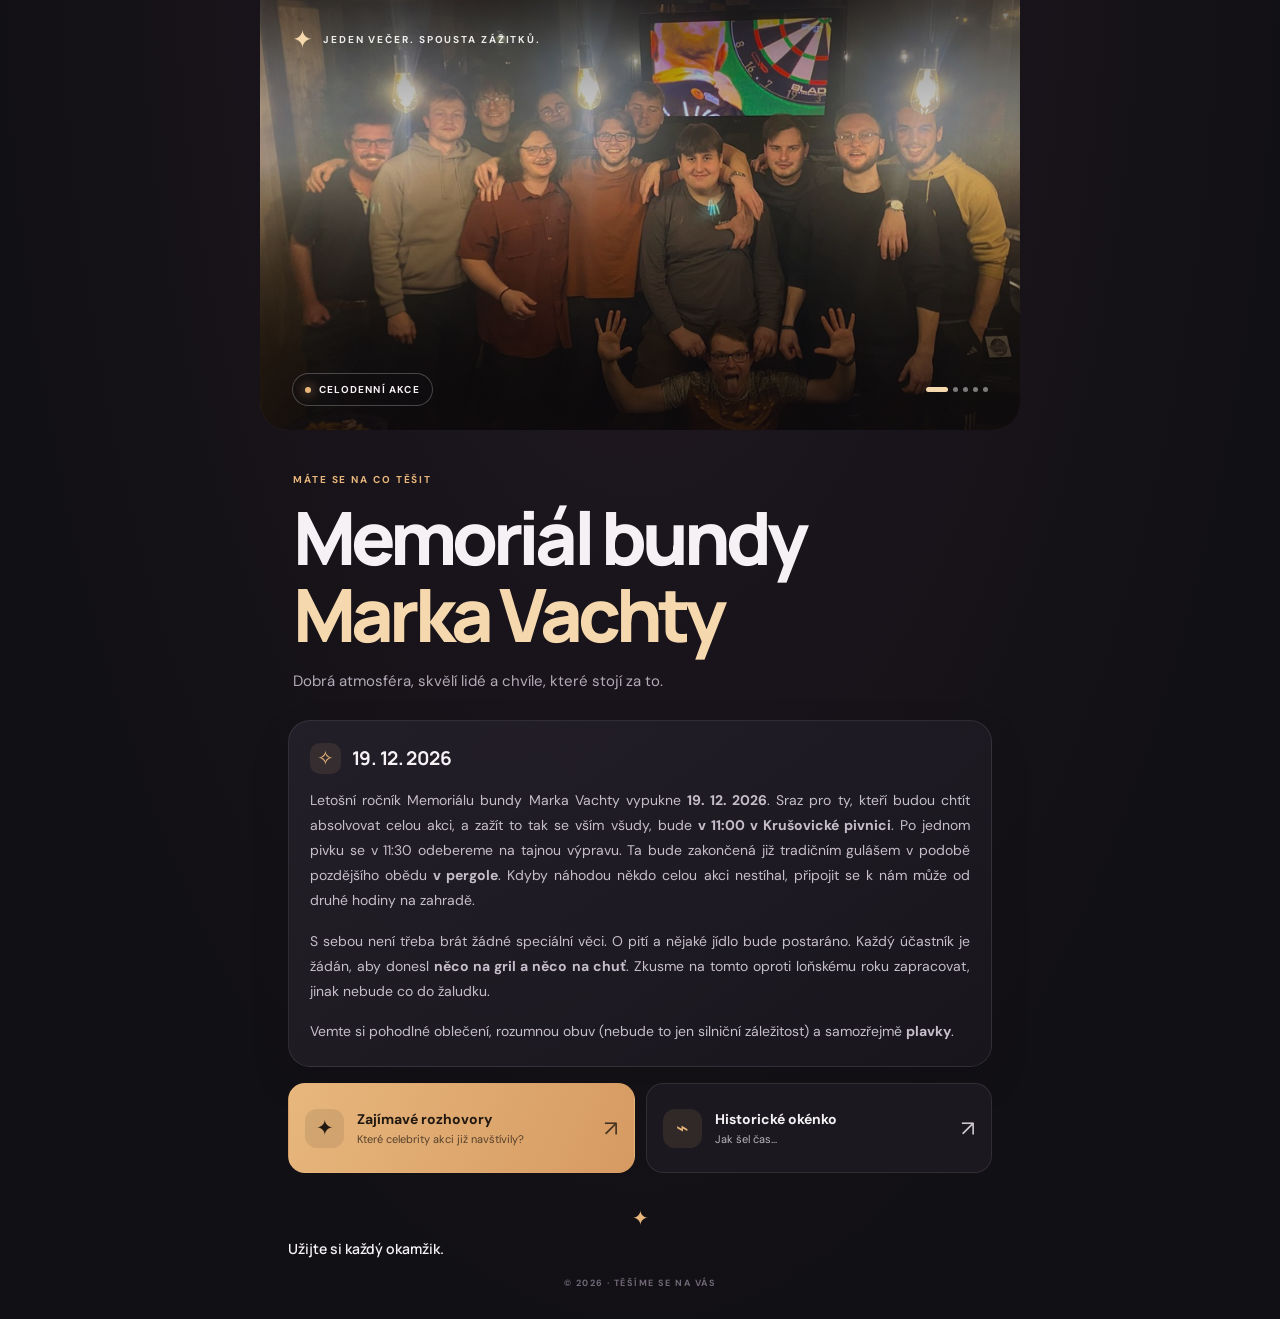
<file: index.html>
<!DOCTYPE html>
<html lang="cs">
<head>
  <meta charset="UTF-8">
  <meta name="viewport" content="width=device-width, initial-scale=1.0">
  <meta name="theme-color" content="#111014">
  <meta name="description" content="Informace o večerní akci.">
  <title>MBMV</title>
  <link rel="preconnect" href="https://fonts.googleapis.com">
  <link rel="preconnect" href="https://fonts.gstatic.com" crossorigin>
  <link href="https://fonts.googleapis.com/css2?family=DM+Sans:wght@400;500;600;700&family=Manrope:wght@400;500;600;700;800&display=swap" rel="stylesheet">
  <link rel="stylesheet" href="style.css">
  <script src="script.js" defer></script>
</head>
<body>
  <main class="page-shell">
    <header class="hero" aria-label="Fotografie z večerní akce">
      <div class="hero-slides">
        
        <div class="hero-slide is-active"
            style="--slide-image: url('images/uvodka/1.jpeg')"
            role="img"
            aria-label="Fotografie 1"></div>
        <div class="hero-slide"
            style="--slide-image: url('images/uvodka/2.jpeg')"
            role="img"
            aria-label="Fotografie 2"></div>
        <div class="hero-slide"
            style="--slide-image: url('images/uvodka/3.jpeg')"
            role="img"
            aria-label="Fotografie 3"></div>
        <div class="hero-slide"
            style="--slide-image: url('images/uvodka/4.jpeg')"
            role="img"
            aria-label="Fotografie 4"></div>
        <div class="hero-slide"
            style="--slide-image: url('images/uvodka/5.jpeg')"
            role="img"
            aria-label="Fotografie 5"></div>
</div>
      <div class="hero-shade"></div>
      <div class="hero-topline">
        <span class="brand-mark" aria-hidden="true">✦</span>
        <span class="eyebrow">JEDEN VEČER. SPOUSTA ZÁŽITKŮ.</span>
      </div>
      <div class="hero-bottom">
        <span class="event-tag"><span class="tag-dot"></span> CELODENNÍ AKCE</span>
        <div class="slide-indicators" aria-label="Fotografie">
          <span class="indicator is-active"></span><span class="indicator"></span><span class="indicator"></span><span class="indicator"></span><span class="indicator"></span>
        </div>
      </div>
    </header>

    <section class="intro">
      <p class="section-kicker">MÁTE SE NA CO TĚŠIT</p>
      <h1>Memoriál bundy<br><span>Marka Vachty</span></h1>
      <p class="subtitle">Dobrá atmosféra, skvělí lidé a chvíle, které stojí za to.</p>
    </section>

    <section class="content-card">
      <div class="card-heading">
        <span class="mini-icon" aria-hidden="true">✧</span>
        <h2>19. 12. 2026</h2>
      </div>
      <p>
        Letošní ročník Memoriálu bundy Marka Vachty vypukne <strong>19. 12. 2026</strong>. Sraz pro ty, kteří budou chtít 
        absolvovat celou akci, a zažít to tak se vším všudy, bude <strong>v 11:00 v Krušovické pivnici</strong>. Po jednom 
        pivku se v 11:30 odebereme na tajnou výpravu. Ta bude zakončená již tradičním gulášem v podobě pozdějšího obědu 
        <strong>v pergole</strong>. Kdyby náhodou někdo celou akci nestíhal, připojit se k nám může od druhé hodiny na
        zahradě.
      </p>
      <p>
        S sebou není třeba brát žádné speciální věci. O pití a nějaké jídlo bude postaráno. Každý účastník je žádán,
        aby donesl <strong>něco na gril a něco na chuť</strong>. Zkusme na tomto oproti loňskému roku zapracovat, jinak
        nebude co do žaludku.
      </p>
      <p>
        Vemte si pohodlné oblečení, rozumnou obuv (nebude to jen silniční záležitost) a samozřejmě <strong>plavky</strong>.
      </p>
    </section>

    <section class="actions" aria-label="Další informace">
      <a class="action-button action-primary" href="rozhovory.html">
        <span class="button-icon" aria-hidden="true">✦</span>
        <span><strong>Zajímavé rozhovory</strong><small>Které celebrity akci již navštívily?</small></span>
        <span class="arrow" aria-hidden="true">↗</span>
      </a>
      <a class="action-button action-secondary" href="historie.html">
        <span class="button-icon" aria-hidden="true">⌁</span>
        <span><strong>Historické okénko</strong><small>Jak šel čas...</small></span>
        <span class="arrow" aria-hidden="true">↗</span>
      </a>
    </section>

    <footer class="site-footer">
      <span class="footer-star" aria-hidden="true">✦</span>
      <p>Užijte si každý okamžik.</p>
      <span class="copyright">© <span id="year"></span> · TĚŠÍME SE NA VÁS</span>
    </footer>
  </main>
</body>
</html>
</file>
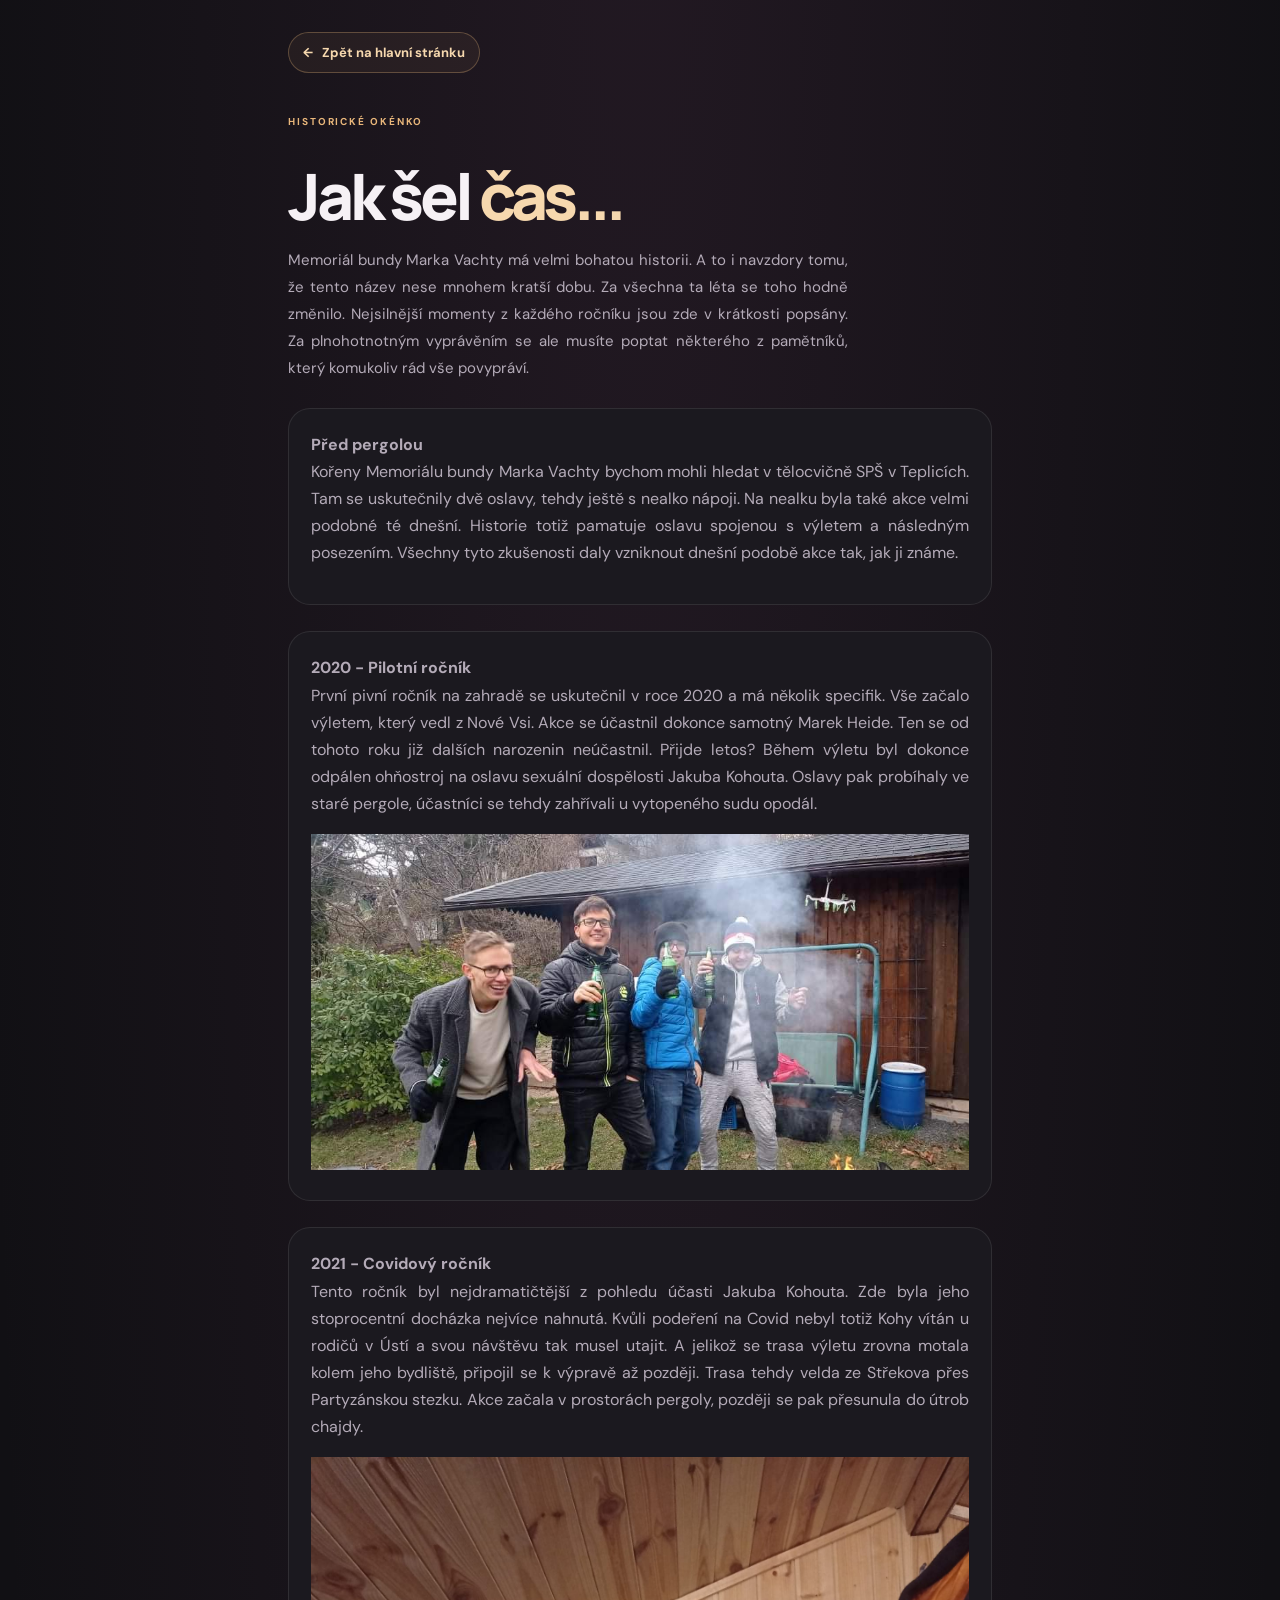
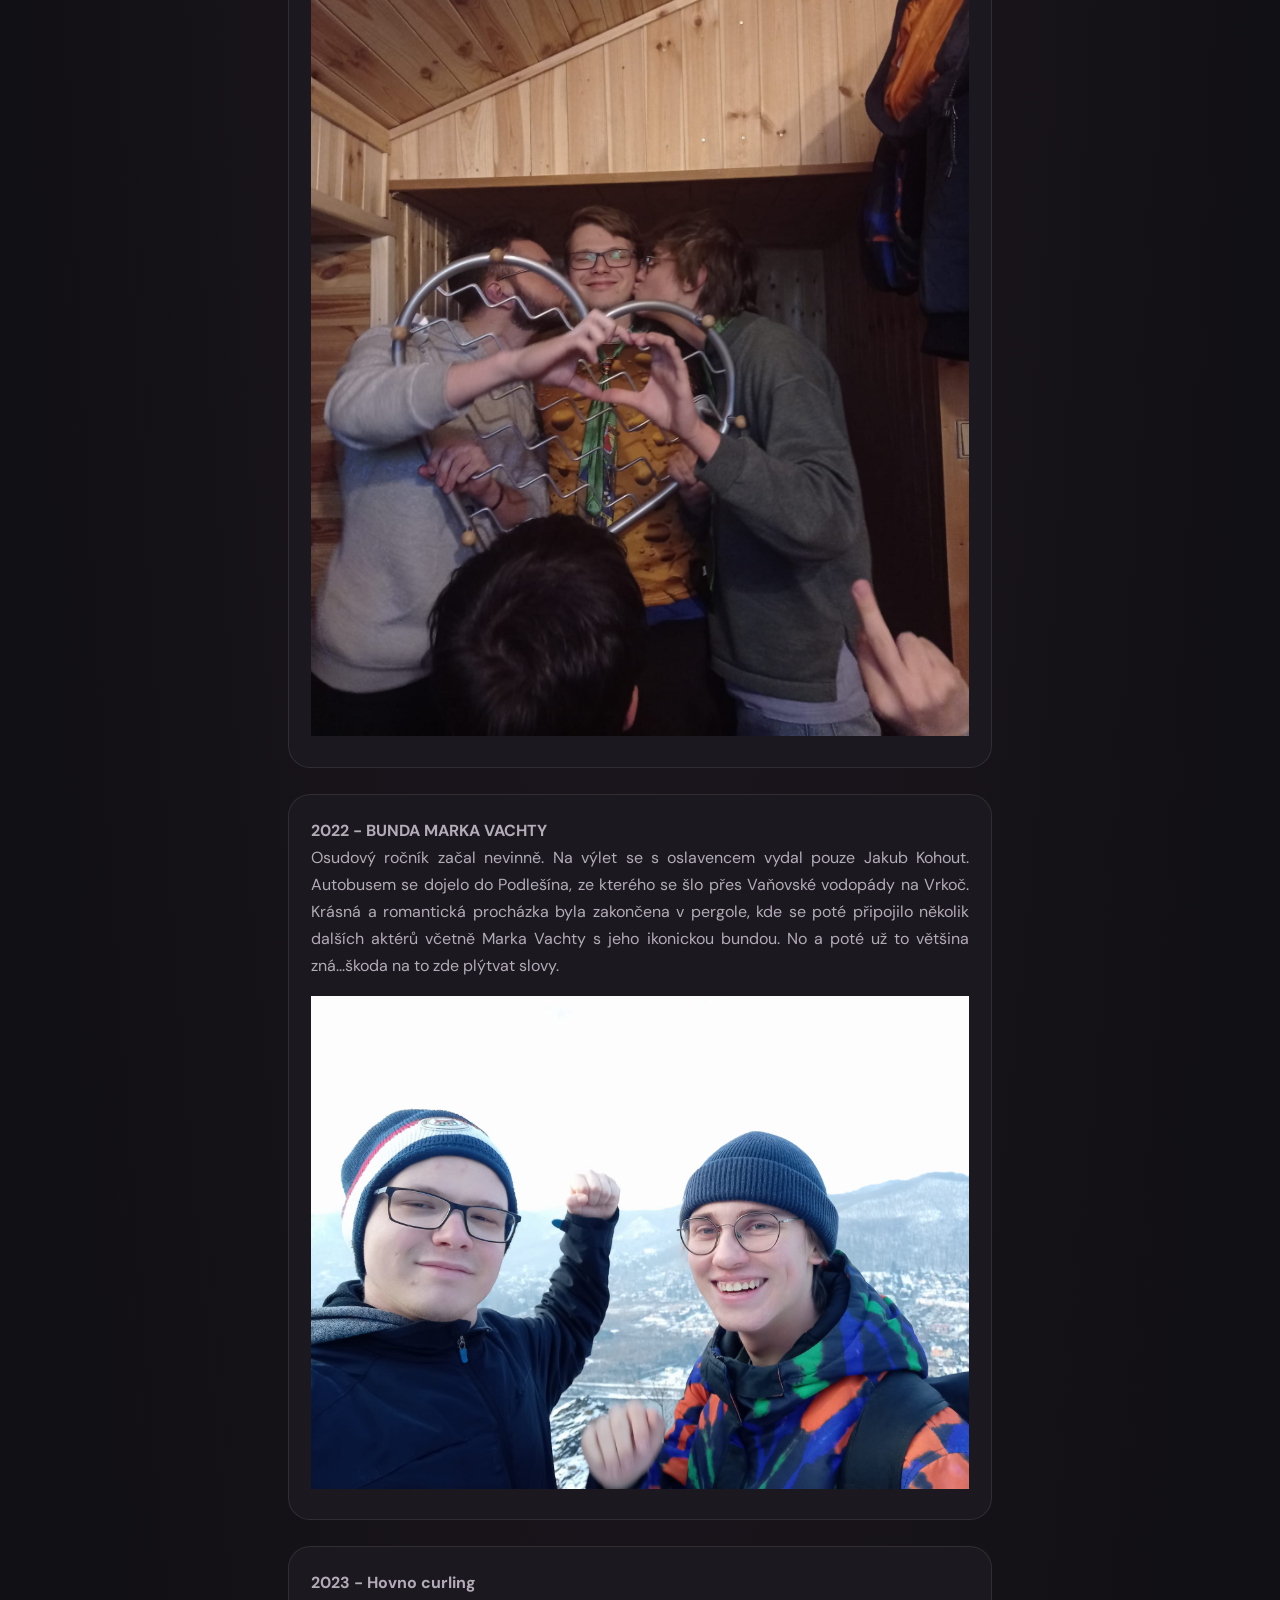
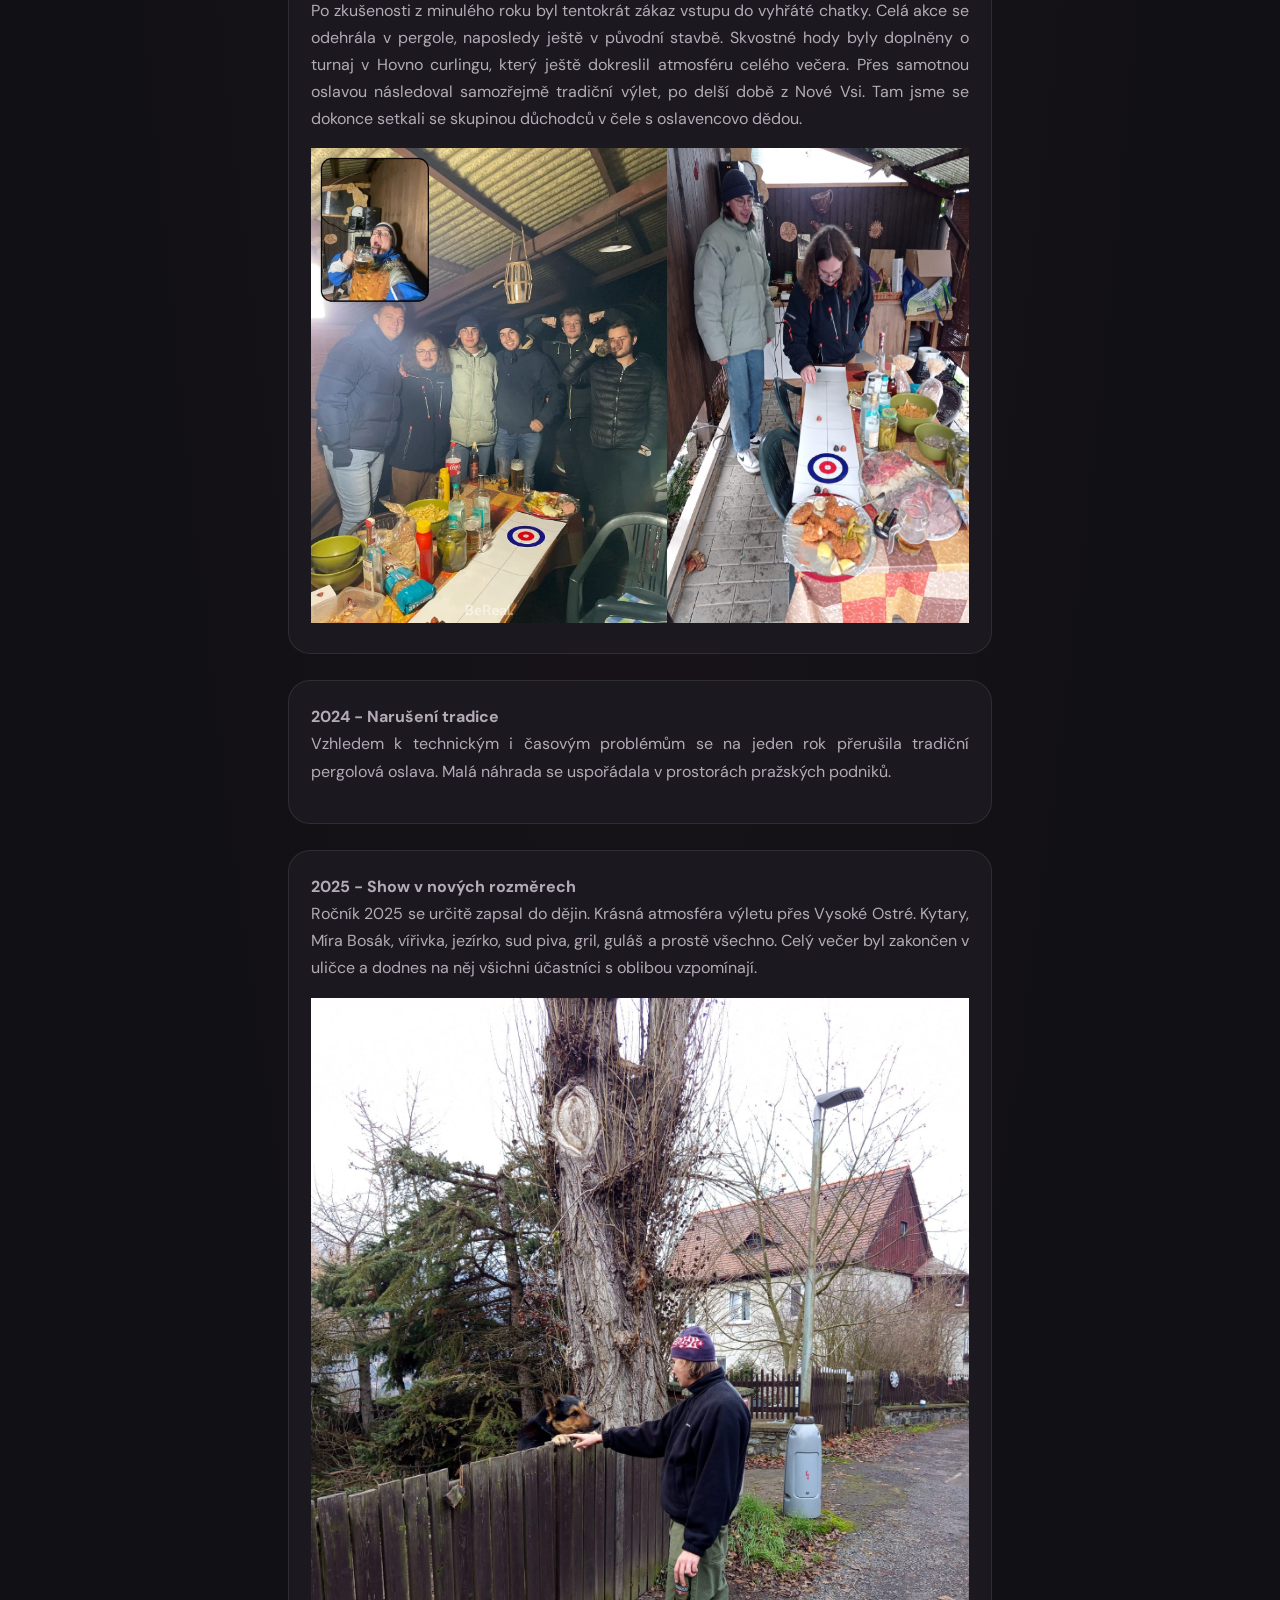
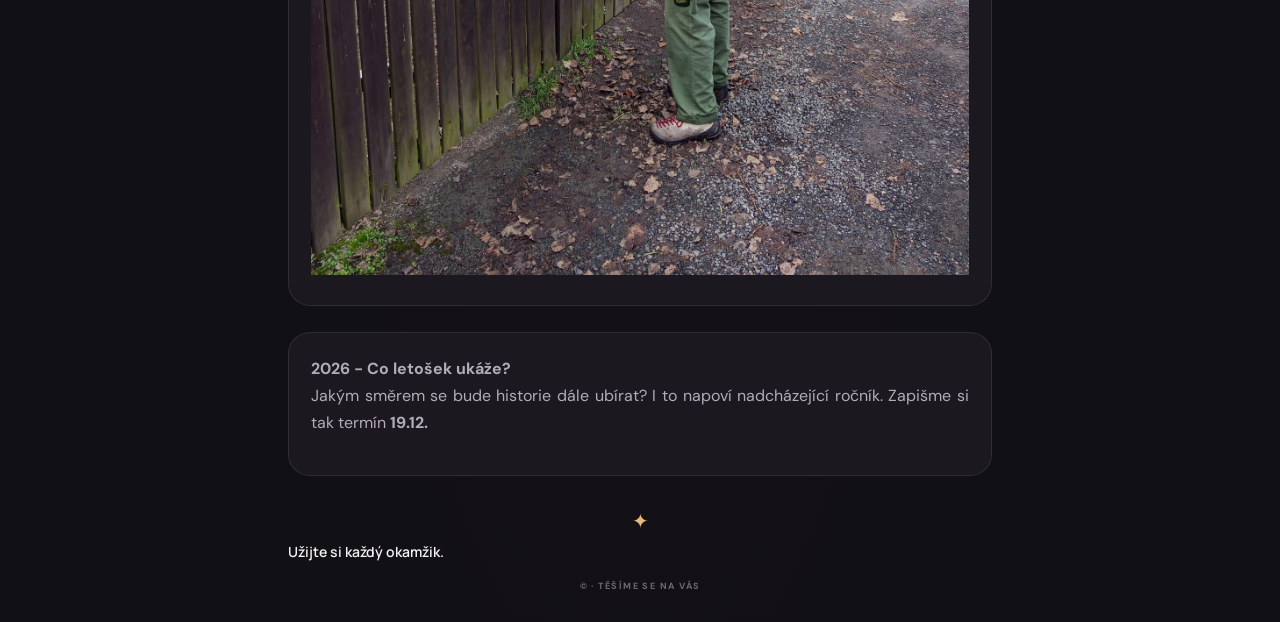
<file: historie.html>
<!DOCTYPE html>
<html lang="cs">
<head>
  <meta charset="UTF-8">
  <meta name="viewport" content="width=device-width, initial-scale=1.0">
  <meta name="theme-color" content="#111014">
  <title>Historie</title>
  <link rel="preconnect" href="https://fonts.googleapis.com">
  <link rel="preconnect" href="https://fonts.gstatic.com" crossorigin>
  <link href="https://fonts.googleapis.com/css2?family=DM+Sans:wght@400;500;600;700&family=Manrope:wght@400;500;600;700;800&display=swap" rel="stylesheet">
  <link rel="stylesheet" href="style.css">
</head>
<body>
  <main class="page-shell subpage">
    <section class="subpage-main">
      <a class="back-link" href="index.html"><span aria-hidden="true">←</span> Zpět na hlavní stránku</a>
      <p class="section-kicker" style="margin-top: 42px;">HISTORICKÉ OKÉNKO</p>
      <h1>Jak šel <span>čas...</span></h1>
      <p class="subpage-copy">Memoriál bundy Marka Vachty má velmi bohatou historii. A to i navzdory tomu, že tento 
        název nese mnohem kratší dobu. Za všechna ta léta se toho hodně změnilo. Nejsilnější momenty z každého ročníku 
        jsou zde v krátkosti  popsány. Za plnohotnotným vyprávěním se ale musíte poptat některého z pamětníků, který 
        komukoliv rád vše povypráví.</p>
      <div class="placeholder-panel"><strong>Před pergolou</strong>
        <p>Kořeny Memoriálu bundy Marka Vachty bychom mohli hledat v tělocvičně SPŠ v Teplicích. Tam se uskutečnily dvě 
          oslavy, tehdy ještě s nealko nápoji. Na nealku byla také akce velmi podobné té dnešní. Historie totiž pamatuje 
          oslavu spojenou s výletem a následným posezením. Všechny tyto zkušenosti daly vzniknout dnešní podobě akce tak, 
          jak ji známe.</p>
      </div>
      <div class="placeholder-panel"><strong>2020 - Pilotní ročník</strong>
        <p>První pivní ročník na zahradě se uskutečnil v roce 2020 a má několik specifik. Vše začalo výletem, který vedl 
          z Nové Vsi. Akce se účastnil dokonce samotný Marek Heide. Ten se od tohoto roku již dalších narozenin 
          neúčastnil. Přijde letos? Během výletu byl dokonce odpálen ohňostroj na oslavu sexuální dospělosti Jakuba 
          Kohouta. Oslavy pak probíhaly ve staré pergole, účastníci se tehdy zahřívali u vytopeného sudu opodál.</p>
          <img src="images/2020.jpeg" alt="2020" width="100%">
      </div>
      <div class="placeholder-panel"><strong>2021 - Covidový ročník</strong>
        <p>Tento ročník byl nejdramatičtější z pohledu účasti Jakuba Kohouta. Zde byla jeho stoprocentní docházka nejvíce 
          nahnutá. Kvůli podeření na Covid nebyl totiž Kohy vítán u rodičů v Ústí a svou návštěvu tak musel utajit. A 
          jelikož se trasa výletu zrovna motala kolem jeho bydliště, připojil se k výpravě až později. Trasa tehdy velda
           ze Střekova přes Partyzánskou stezku. Akce začala v prostorách pergoly, později se pak přesunula do útrob 
           chajdy.</p>
           <img src="images/2021.jpeg" alt="2021" width="100%">
      </div>
      <div class="placeholder-panel"><strong>2022 - BUNDA MARKA VACHTY</strong>
        <p>Osudový ročník začal nevinně. Na výlet se s oslavencem vydal pouze Jakub Kohout. Autobusem se dojelo do 
          Podlešína, ze kterého se šlo přes Vaňovské vodopády na Vrkoč. Krásná a romantická procházka byla zakončena 
          v pergole, kde se poté připojilo několik dalších aktérů včetně Marka Vachty s jeho ikonickou bundou. No a poté 
          už to většina zná...škoda na to zde plýtvat slovy.</p>
          <img src="images/2022.jpeg" alt="2022" width="100%">
      </div>
      <div class="placeholder-panel"><strong>2023 - Hovno curling</strong>
        <p>Po zkušenosti z minulého roku byl tentokrát zákaz vstupu do vyhřáté chatky. Celá akce se odehrála v pergole, 
          naposledy ještě v původní stavbě. Skvostné hody byly doplněny o turnaj v Hovno curlingu, který ještě dokreslil 
          atmosféru celého večera. Přes samotnou oslavou následoval samozřejmě tradiční výlet, po delší době z Nové Vsi. 
          Tam jsme se dokonce setkali se skupinou důchodců v čele s oslavencovo dědou.</p>
          <img src="images/2023.jpeg" alt="2023" width="100%">
      </div>
      <div class="placeholder-panel"><strong>2024 - Narušení tradice</strong>
        <p>Vzhledem k technickým i časovým problémům se na jeden rok přerušila tradiční pergolová oslava. Malá náhrada se 
          uspořádala v prostorách pražských podniků.</p>
      </div>
      <div class="placeholder-panel"><strong>2025 - Show v nových rozměrech</strong>
        <p>Ročník 2025 se určitě zapsal do dějin. Krásná atmosféra výletu přes Vysoké Ostré. Kytary, Míra Bosák, vířivka, 
          jezírko, sud piva, gril, guláš a prostě všechno. Celý večer byl zakončen v uličce a dodnes na něj všichni 
          účastníci s oblibou vzpomínají.</p>
          <img src="images/2025.jpeg" alt="2025" width="100%">
      </div>
      <div class="placeholder-panel"><strong>2026 - Co letošek ukáže?</strong>
        <p>Jakým směrem se bude historie dále ubírat? I to napoví nadcházející ročník. Zapišme si tak termín 
          <strong>19.12.</strong></p>
      </div>
    </section>
    <footer class="site-footer">
      <span class="footer-star" aria-hidden="true">✦</span>
      <p>Užijte si každý okamžik.</p>
      <span class="copyright">© <span id="year"></span> · TĚŠÍME SE NA VÁS</span>
    </footer>
  </main>
</body>
</html>
</file>
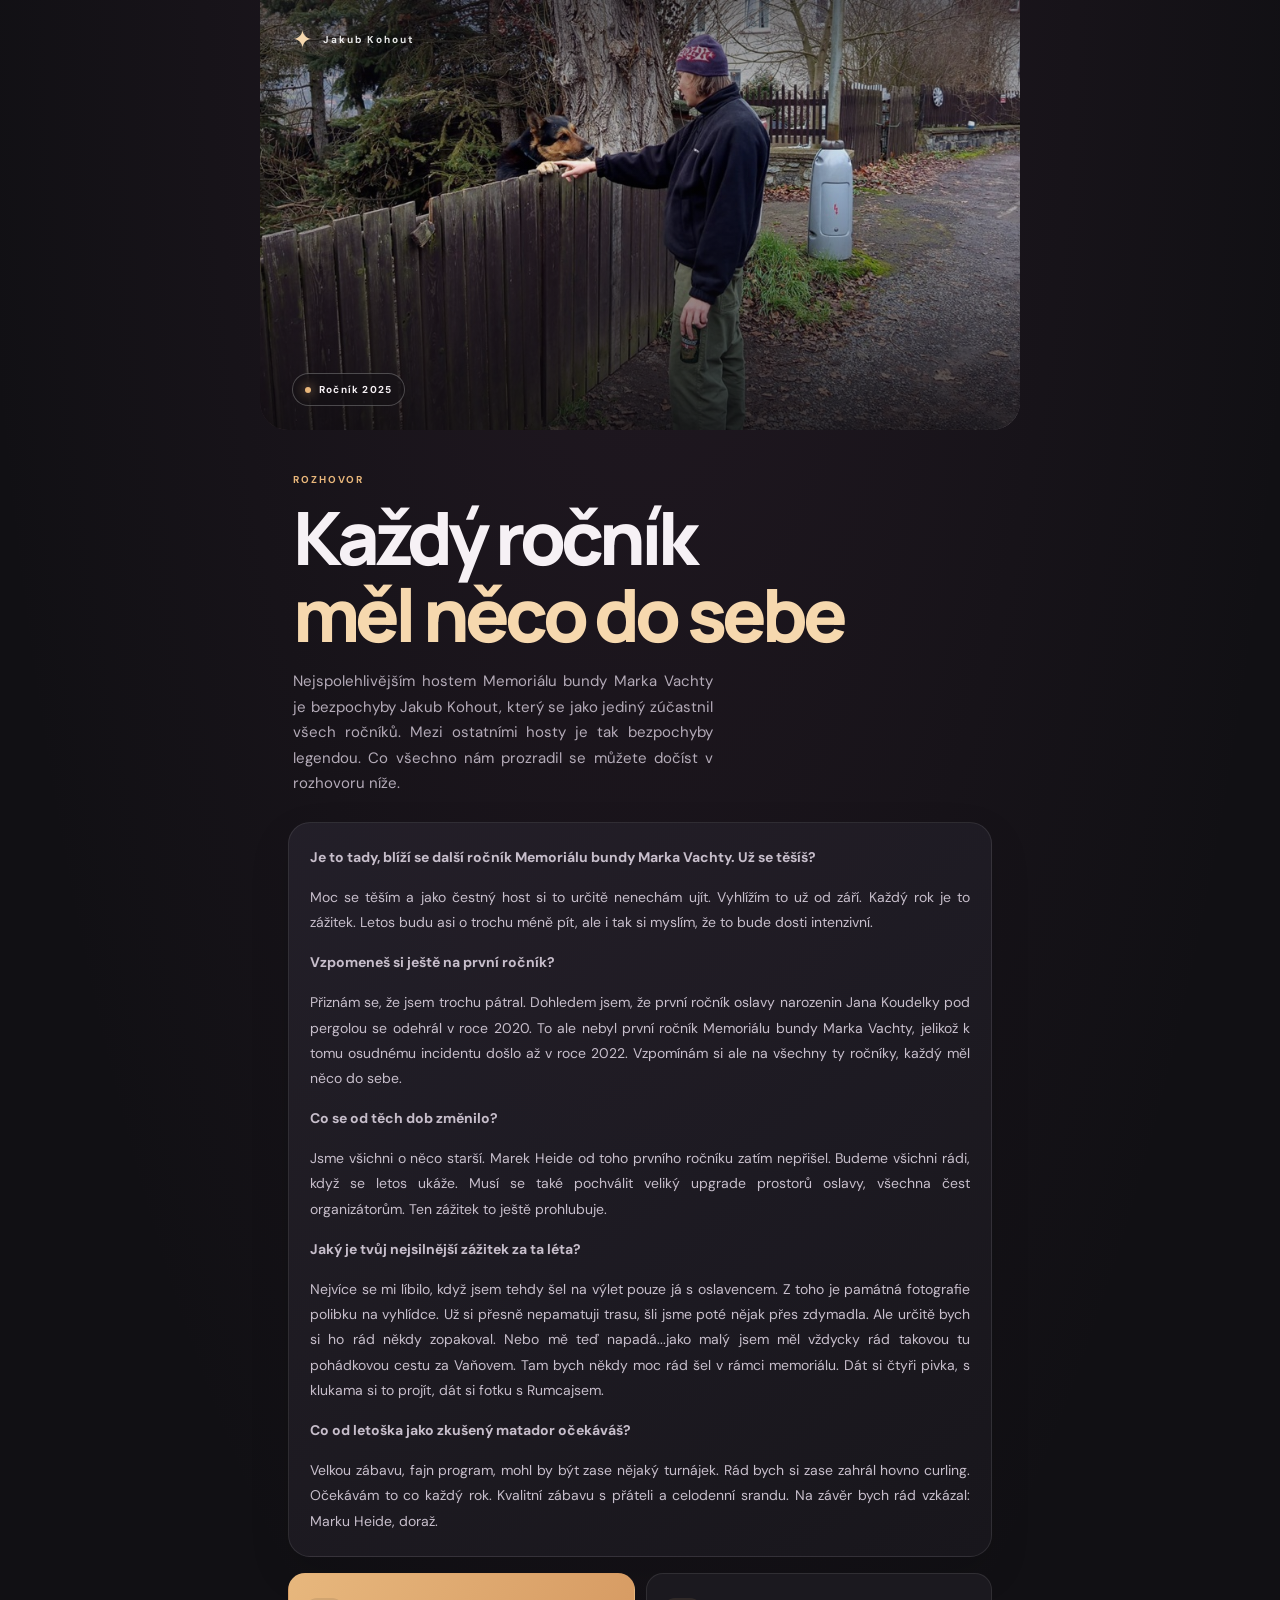
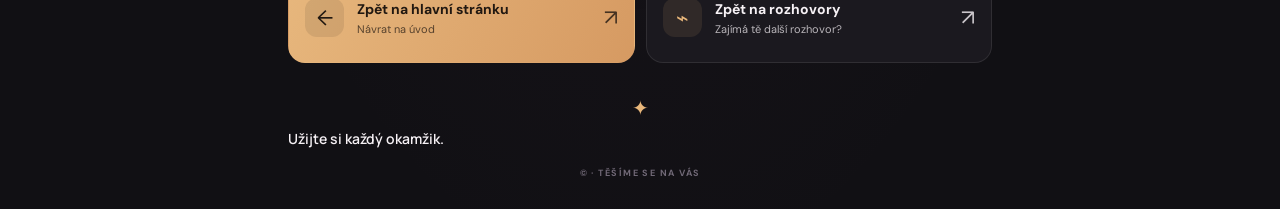
<file: rozhovor_kohy.html>
<!DOCTYPE html>
<html lang="cs">
<head>
  <meta charset="UTF-8">
  <meta name="viewport" content="width=device-width, initial-scale=1.0">
  <meta name="theme-color" content="#111014">
  <meta name="description" content="Další informace o večerní akci.">
  <title>Rozhovor - Kohy</title>
  <link rel="preconnect" href="https://fonts.googleapis.com">
  <link rel="preconnect" href="https://fonts.gstatic.com" crossorigin>
  <link href="https://fonts.googleapis.com/css2?family=DM+Sans:wght@400;500;600;700&family=Manrope:wght@400;500;600;700;800&display=swap" rel="stylesheet">
  <link rel="stylesheet" href="style.css">
</head>
<body>
  <main class="page-shell">
    <header class="hero" aria-label="Úvodní fotografie">
      <div class="hero-slides">
        <div class="hero-slide is-active"
             style="--slide-image: url('images/rozhovory/kohy.jpeg')"
             role="img"
             aria-label="Úvodní fotografie stránky"></div>
      </div>
      <div class="hero-shade"></div>
      <div class="hero-topline">
        <span class="brand-mark" aria-hidden="true">✦</span>
        <span class="eyebrow">Jakub Kohout</span>
      </div>
      <div class="hero-bottom">
        <span class="event-tag"><span class="tag-dot"></span> Ročník 2025</span>
      </div>
    </header>

    <section class="intro">
      <p class="section-kicker">ROZHOVOR</p>
      <h1>Každý ročník<br><span>měl něco do sebe</span></h1>
      <p class="subtitle">Nejspolehlivějším hostem Memoriálu bundy Marka Vachty je bezpochyby Jakub Kohout, který se 
        jako jediný zúčastnil všech ročníků. Mezi ostatními hosty je tak bezpochyby legendou. Co všechno nám prozradil 
        se můžete dočíst v rozhovoru níže.</p>
    </section>

    <section class="content-card">
      <p>
        <strong>Je to tady, blíží se další ročník Memoriálu bundy Marka Vachty. Už se těšíš?</strong>
      </p>
      <p>
        Moc se těším a jako čestný host si to určitě nenechám ujít. Vyhlížím to už od září. Každý rok je to zážitek. Letos 
        budu asi o trochu méně pít, ale i tak si myslím, že to bude dosti intenzivní. 
      </p>
      <p>
        <strong>Vzpomeneš si ještě na první ročník?</strong>
      </p>
      <p>
        Přiznám se, že jsem trochu pátral. Dohledem jsem, že první ročník oslavy narozenin Jana Koudelky pod pergolou se 
        odehrál v roce 2020. To ale nebyl první ročník Memoriálu bundy Marka Vachty, jelikož k tomu osudnému incidentu 
        došlo až v roce 2022. Vzpomínám si ale na všechny ty ročníky, každý měl něco do sebe. 
      </p>
      <p>
        <strong>Co se od těch dob změnilo?</strong>
      </p>
      <p>
        Jsme všichni o něco starší. Marek Heide od toho prvního ročníku zatím nepřišel. Budeme všichni rádi, když se 
        letos ukáže. Musí se také pochválit veliký upgrade prostorů oslavy, všechna čest organizátorům. Ten zážitek to 
        ještě prohlubuje. 
      </p>
      <p>
        <strong>Jaký je tvůj nejsilnější zážitek za ta léta?</strong>
      </p>
      <p>
        Nejvíce se mi líbilo, když jsem tehdy šel na výlet pouze já s oslavencem. Z toho je památná fotografie polibku na 
        vyhlídce. Už si přesně nepamatuji trasu, šli jsme poté nějak přes zdymadla. Ale určitě bych si ho rád někdy 
        zopakoval. Nebo mě teď napadá...jako malý jsem měl vždycky rád takovou tu pohádkovou cestu za Vaňovem. Tam bych 
        někdy moc rád šel v rámci memoriálu. Dát si čtyři pivka, s klukama si to projít, dát si fotku s Rumcajsem. 
      </p>
      <p>
        <strong>Co od letoška jako zkušený matador očekáváš?</strong>
      </p>
      <p>
        Velkou zábavu, fajn program, mohl by být zase nějaký turnájek. Rád bych si zase zahrál hovno curling. Očekávám to 
        co každý rok. Kvalitní zábavu s přáteli a celodenní srandu. Na závěr bych rád vzkázal: Marku Heide, doraž. 
      </p>
    </section>

    <section class="actions" aria-label="Návrat na další stránky">
      <a class="action-button action-primary" href="index.html">
        <span class="button-icon" aria-hidden="true">←</span>
        <span><strong>Zpět na hlavní stránku</strong><small>Návrat na úvod</small></span>
        <span class="arrow" aria-hidden="true">↗</span>
      </a>
      <a class="action-button action-secondary" href="rozhovory.html">
        <span class="button-icon" aria-hidden="true">⌁</span>
        <span><strong>Zpět na rozhovory</strong><small>Zajímá tě další rozhovor?</small></span>
        <span class="arrow" aria-hidden="true">↗</span>
      </a>
    </section>

    <footer class="site-footer">
      <span class="footer-star" aria-hidden="true">✦</span>
      <p>Užijte si každý okamžik.</p>
      <span class="copyright">© <span id="year"></span> · TĚŠÍME SE NA VÁS</span>
    </footer>
  </main>
</body>
</html>
</file>
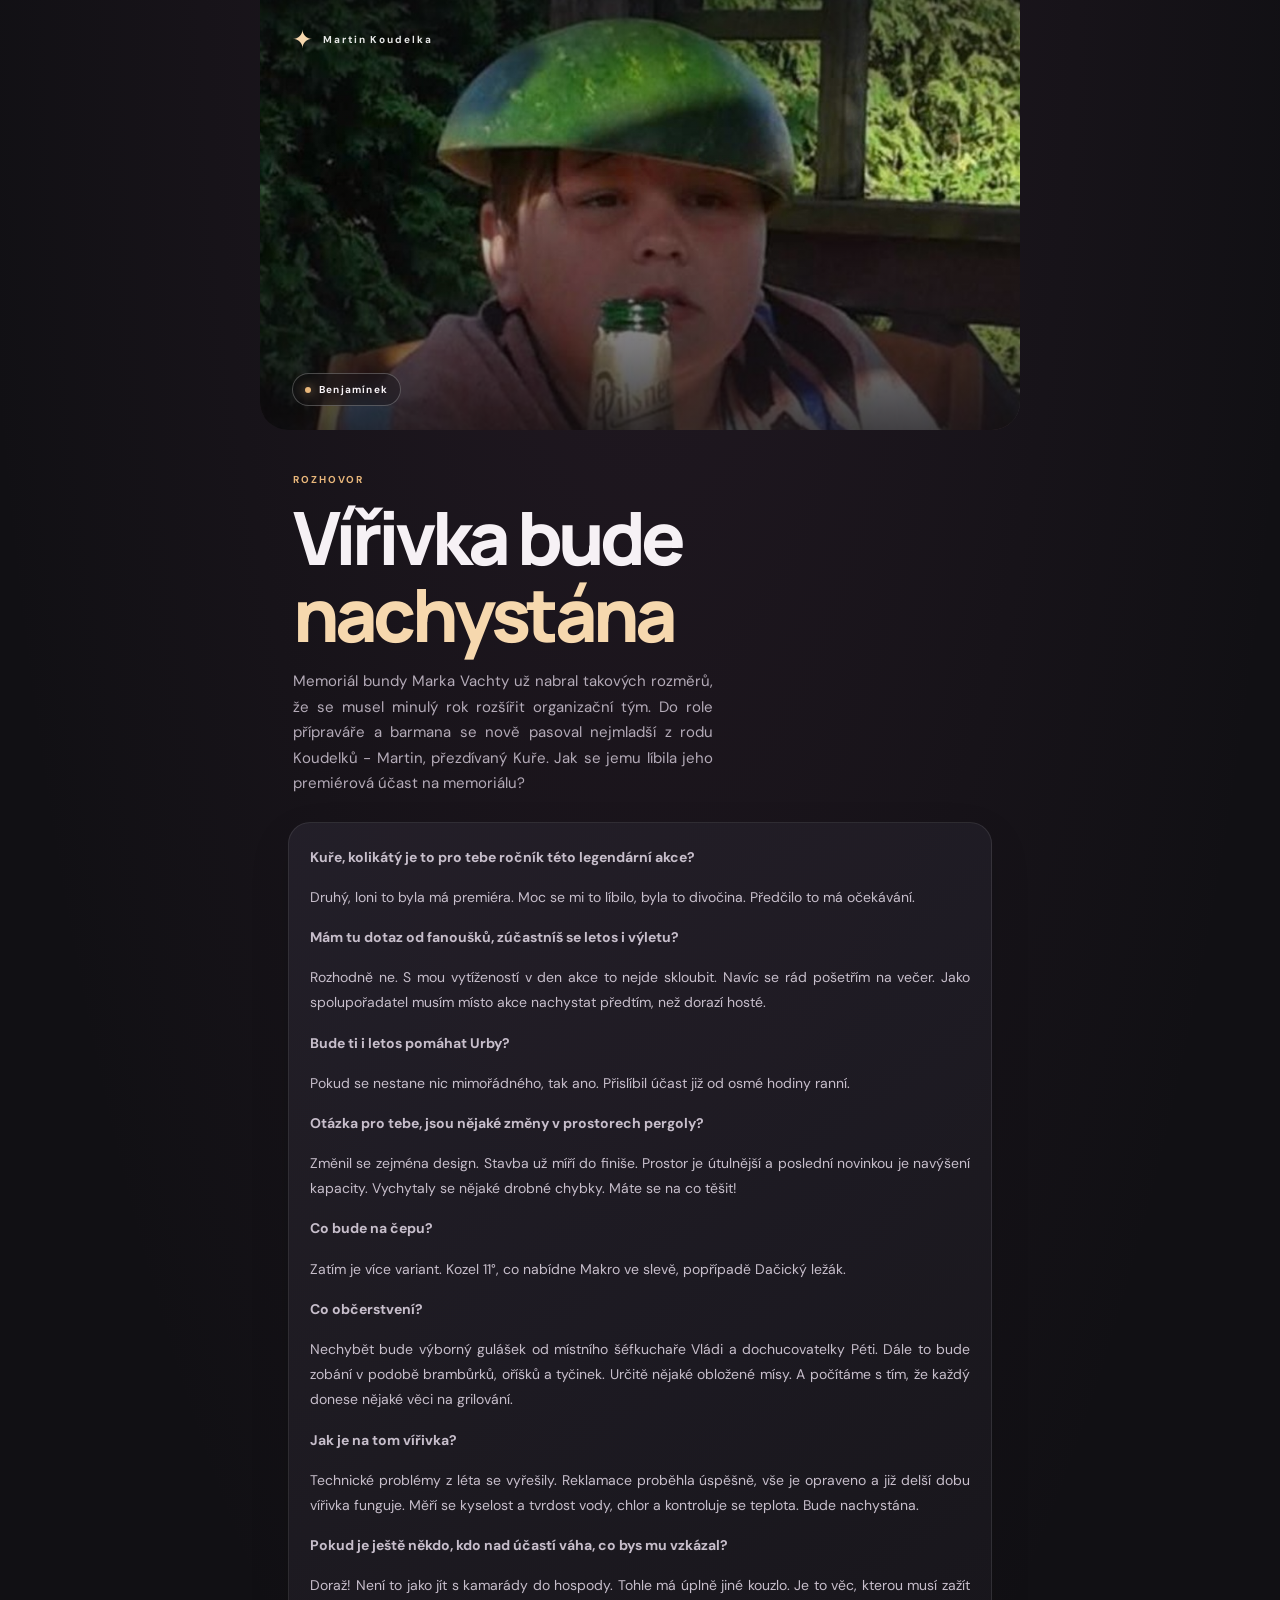
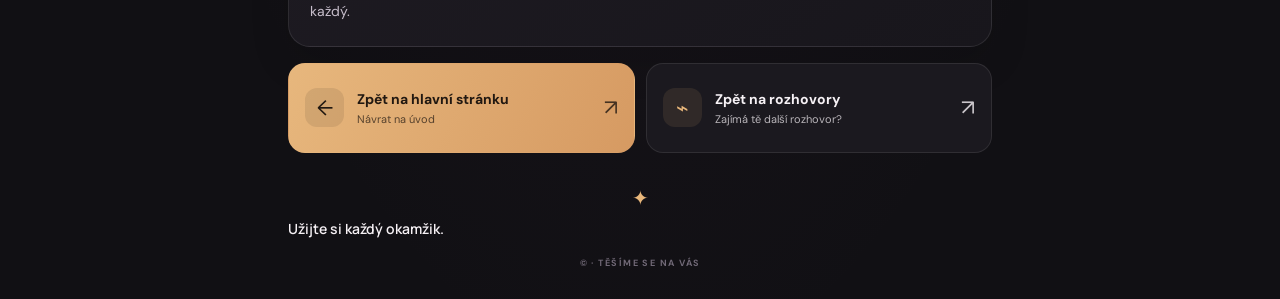
<file: rozhovor_kure.html>
<!DOCTYPE html>
<html lang="cs">
<head>
  <meta charset="UTF-8">
  <meta name="viewport" content="width=device-width, initial-scale=1.0">
  <meta name="theme-color" content="#111014">
  <meta name="description" content="Další informace o večerní akci.">
  <title>Rozhovor - Kuře</title>
  <link rel="preconnect" href="https://fonts.googleapis.com">
  <link rel="preconnect" href="https://fonts.gstatic.com" crossorigin>
  <link href="https://fonts.googleapis.com/css2?family=DM+Sans:wght@400;500;600;700&family=Manrope:wght@400;500;600;700;800&display=swap" rel="stylesheet">
  <link rel="stylesheet" href="style.css">
</head>
<body>
  <main class="page-shell">
    <header class="hero" aria-label="Úvodní fotografie">
      <div class="hero-slides">
        <div class="hero-slide is-active"
             style="--slide-image: url('images/rozhovory/kure.jpeg')"
             role="img"
             aria-label="Úvodní fotografie stránky"></div>
      </div>
      <div class="hero-shade"></div>
      <div class="hero-topline">
        <span class="brand-mark" aria-hidden="true">✦</span>
        <span class="eyebrow">Martin Koudelka</span>
      </div>
      <div class="hero-bottom">
        <span class="event-tag"><span class="tag-dot"></span> Benjamínek</span>
      </div>
    </header>

    <section class="intro">
      <p class="section-kicker">ROZHOVOR</p>
      <h1>Vířivka bude<br><span>nachystána</span></h1>
      <p class="subtitle">Memoriál bundy Marka Vachty už nabral takových rozměrů, že se musel minulý rok rozšířit 
        organizační tým. Do role přípraváře a barmana se nově pasoval nejmladší z rodu Koudelků - Martin, přezdívaný 
        Kuře. Jak se jemu líbila jeho premiérová účast na memoriálu?</p>
    </section>

    <section class="content-card">
      <p>
        <strong>Kuře, kolikátý je to pro tebe ročník této legendární akce?</strong>
      </p>
      <p>
        Druhý, loni to byla má premiéra. Moc se mi to líbilo, byla to divočina. Předčilo to má očekávání.
      </p>
      <p>
        <strong>Mám tu dotaz od fanoušků, zúčastníš se letos i výletu?</strong>
      </p>
      <p>
        Rozhodně ne. S mou vytížeností v den akce to nejde skloubit. Navíc se rád pošetřím na večer. Jako spolupořadatel 
        musím místo akce nachystat předtím, než dorazí hosté.
      </p>
      <p>
        <strong>Bude ti i letos pomáhat Urby?</strong>
      </p>
      <p>
        Pokud se nestane nic mimořádného, tak ano. Přislíbil účast již od osmé hodiny ranní.
      </p>
      <p>
        <strong>Otázka pro tebe, jsou nějaké změny v prostorech pergoly?</strong>
      </p>
      <p>
        Změnil se zejména design. Stavba už míří do finiše. Prostor je útulnější a poslední novinkou je navýšení kapacity. 
        Vychytaly se nějaké drobné chybky. Máte se na co těšit!
      </p>
      <p>
        <strong>Co bude na čepu?</strong>
      </p>
      <p>
        Zatím je více variant. Kozel 11°, co nabídne Makro ve slevě, popřípadě Dačický ležák.
      </p>
      <p>
        <strong>Co občerstvení?</strong>
      </p>
      <p>
        Nechybět bude výborný gulášek od místního šéfkuchaře Vládi a dochucovatelky Péti. Dále to bude zobání v podobě 
        brambůrků, oříšků a tyčinek. Určitě nějaké obložené mísy. A počítáme s tím, že každý donese nějaké věci na grilování.
      </p>
      <p>
        <strong>Jak je na tom vířivka?</strong>
      </p>
      <p>
        Technické problémy z léta se vyřešily. Reklamace proběhla úspěšně, vše je opraveno a již delší dobu vířivka 
        funguje. Měří se kyselost a tvrdost vody, chlor a kontroluje se teplota. Bude nachystána.
      </p>
      <p>
        <strong>Pokud je ještě někdo, kdo nad účastí váha, co bys mu vzkázal?</strong>
      </p>
      <p>
        Doraž! Není to jako jít s kamarády do hospody. Tohle má úplně jiné kouzlo. Je to věc, kterou musí zažít každý.
      </p>
    </section>

    <section class="actions" aria-label="Návrat na další stránky">
      <a class="action-button action-primary" href="index.html">
        <span class="button-icon" aria-hidden="true">←</span>
        <span><strong>Zpět na hlavní stránku</strong><small>Návrat na úvod</small></span>
        <span class="arrow" aria-hidden="true">↗</span>
      </a>
      <a class="action-button action-secondary" href="rozhovory.html">
        <span class="button-icon" aria-hidden="true">⌁</span>
        <span><strong>Zpět na rozhovory</strong><small>Zajímá tě další rozhovor?</small></span>
        <span class="arrow" aria-hidden="true">↗</span>
      </a>
    </section>

    <footer class="site-footer">
      <span class="footer-star" aria-hidden="true">✦</span>
      <p>Užijte si každý okamžik.</p>
      <span class="copyright">© <span id="year"></span> · TĚŠÍME SE NA VÁS</span>
    </footer>
  </main>
</body>
</html>
</file>
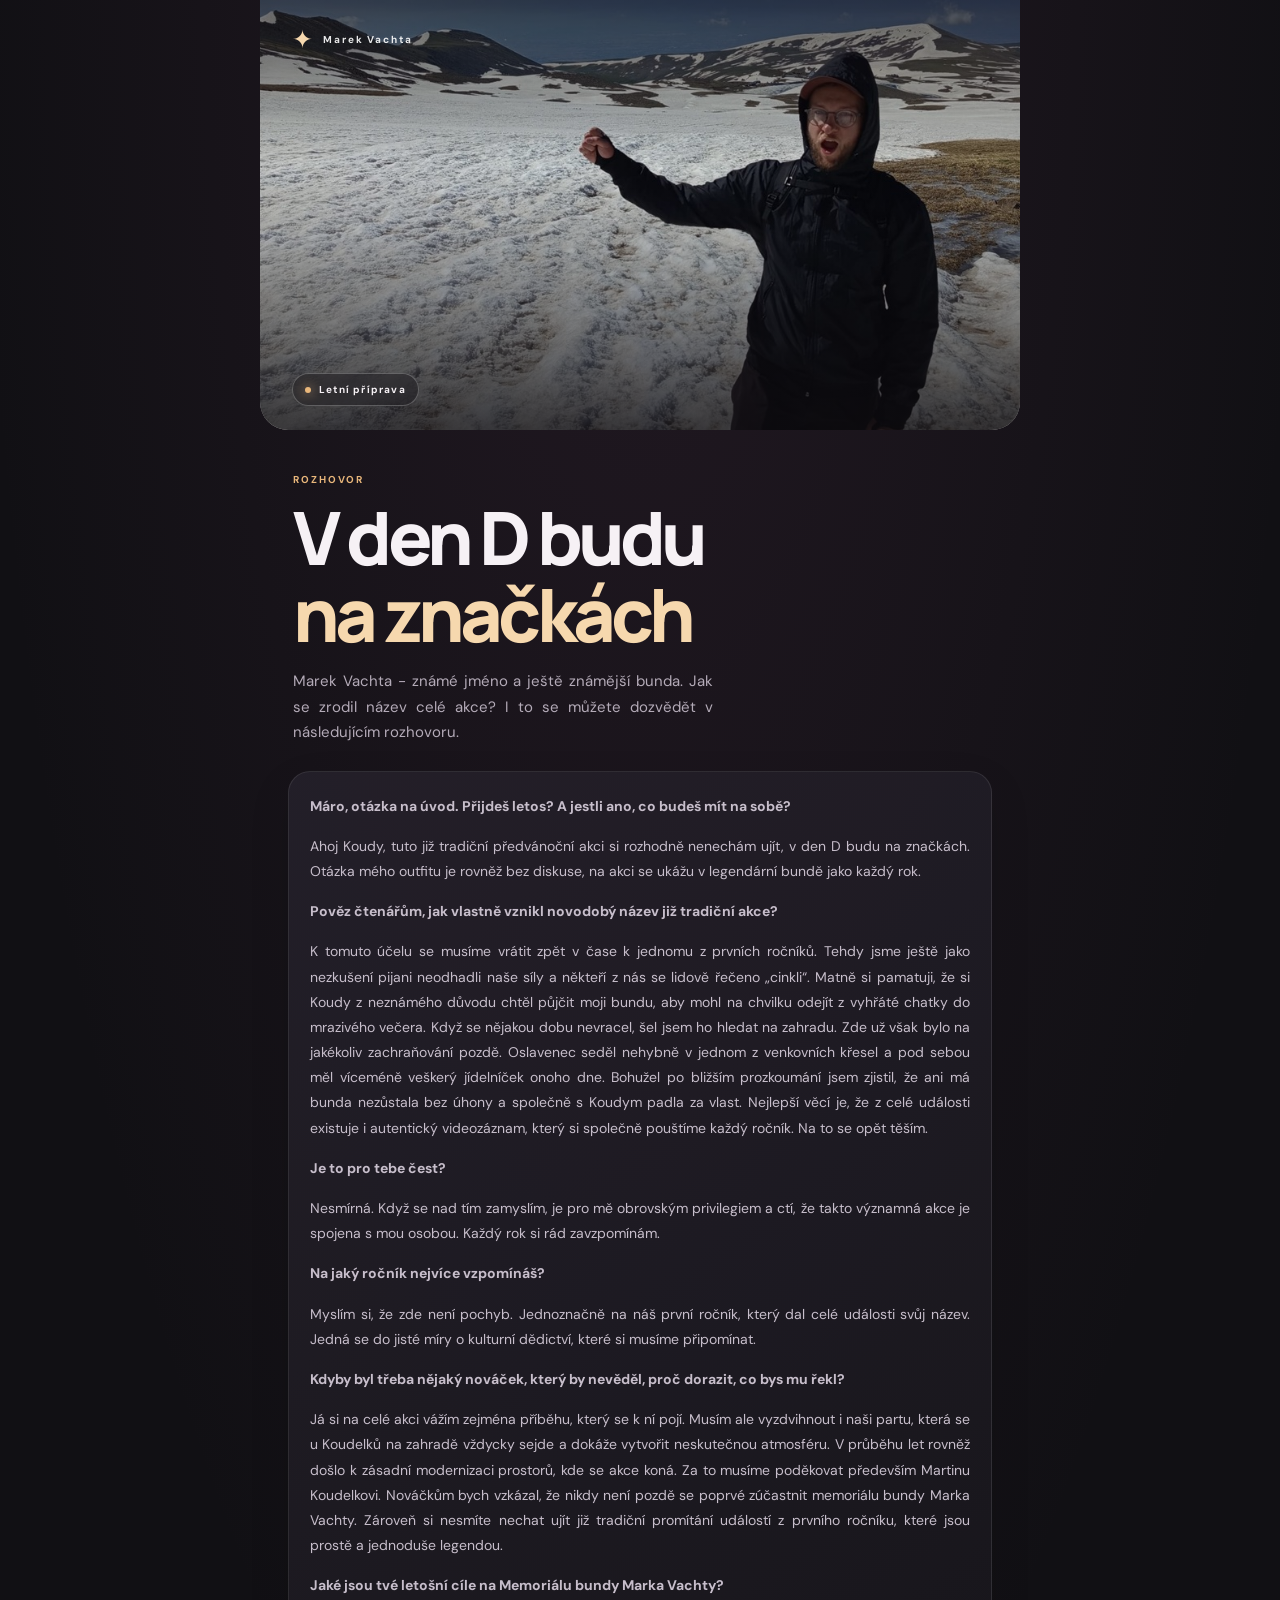
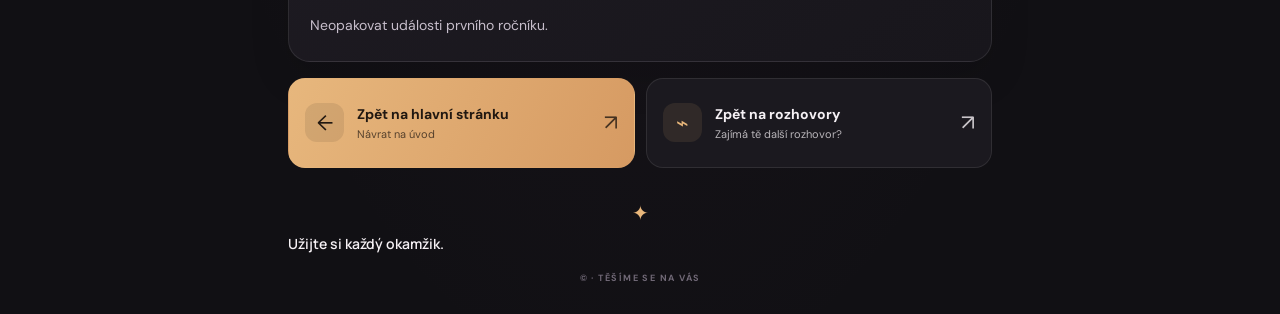
<file: rozhovor_mara.html>
<!DOCTYPE html>
<html lang="cs">
<head>
  <meta charset="UTF-8">
  <meta name="viewport" content="width=device-width, initial-scale=1.0">
  <meta name="theme-color" content="#111014">
  <meta name="description" content="Další informace o večerní akci.">
  <title>Rozhovor - Mára</title>
  <link rel="preconnect" href="https://fonts.googleapis.com">
  <link rel="preconnect" href="https://fonts.gstatic.com" crossorigin>
  <link href="https://fonts.googleapis.com/css2?family=DM+Sans:wght@400;500;600;700&family=Manrope:wght@400;500;600;700;800&display=swap" rel="stylesheet">
  <link rel="stylesheet" href="style.css">
</head>
<body>
  <main class="page-shell">
    <header class="hero" aria-label="Úvodní fotografie">
      <div class="hero-slides">
        <div class="hero-slide is-active"
             style="--slide-image: url('images/rozhovory/mara.jpeg')"
             role="img"
             aria-label="Úvodní fotografie stránky"></div>
      </div>
      <div class="hero-shade"></div>
      <div class="hero-topline">
        <span class="brand-mark" aria-hidden="true">✦</span>
        <span class="eyebrow">Marek Vachta</span>
      </div>
      <div class="hero-bottom">
        <span class="event-tag"><span class="tag-dot"></span> Letní příprava</span>
      </div>
    </header>

    <section class="intro">
      <p class="section-kicker">ROZHOVOR</p>
      <h1>V den D budu<br><span>na značkách</span></h1>
      <p class="subtitle">Marek Vachta - známé jméno a ještě známější bunda. Jak se zrodil název celé akce? I to se 
        můžete dozvědět v následujícím rozhovoru.</p>
    </section>

    <section class="content-card">
      <p>
        <strong>Máro, otázka na úvod. Přijdeš letos? A jestli ano, co budeš mít na sobě?</strong>
      </p>
      <p>
        Ahoj Koudy, tuto již tradiční předvánoční akci si rozhodně nenechám ujít, v den D budu na značkách. Otázka mého 
        outfitu je rovněž bez diskuse, na akci se ukážu v legendární bundě jako každý rok. 
      </p>
      <p>
        <strong>Pověz čtenářům, jak vlastně vznikl novodobý název již tradiční akce? </strong>
      </p>
      <p>
        K tomuto účelu se musíme vrátit zpět v čase k jednomu z prvních ročníků. Tehdy jsme ještě jako nezkušení pijani 
        neodhadli naše síly a někteří z nás se lidově řečeno „cinkli“. Matně si pamatuji, že si Koudy z neznámého důvodu 
        chtěl půjčit moji bundu, aby mohl na chvilku odejít z vyhřáté chatky do mrazivého večera. Když se nějakou dobu 
        nevracel, šel jsem ho hledat na zahradu. Zde už však bylo na jakékoliv zachraňování pozdě. Oslavenec seděl 
        nehybně v jednom z venkovních křesel a pod sebou měl víceméně veškerý jídelníček onoho dne. Bohužel po bližším 
        prozkoumání jsem zjistil, že ani má bunda nezůstala bez úhony a společně s Koudym padla za vlast. Nejlepší věcí 
        je, že z celé události existuje i autentický videozáznam, který si společně pouštíme každý ročník. Na to se opět 
        těším. 
      </p>
      <p>
        <strong>Je to pro tebe čest? </strong>
      </p>
      <p>
        Nesmírná. Když se nad tím zamyslím, je pro mě obrovským privilegiem a ctí, že takto významná akce je spojena s 
        mou osobou. Každý rok si rád zavzpomínám.  
      </p>
      <p>
        <strong>Na jaký ročník nejvíce vzpomínáš? </strong>
      </p>
      <p>
        Myslím si, že zde není pochyb. Jednoznačně na náš první ročník, který dal celé události svůj název. Jedná se do 
        jisté míry o kulturní dědictví, které si musíme připomínat. 
      </p>
      <p>
        <strong>Kdyby byl třeba nějaký nováček, který by nevěděl, proč dorazit, co bys mu řekl? </strong>
      </p>
      <p>
        Já si na celé akci vážím zejména příběhu, který se k ní pojí. Musím ale vyzdvihnout i naši partu, která se u 
        Koudelků na zahradě vždycky sejde a dokáže vytvořit neskutečnou atmosféru. V průběhu let rovněž došlo k zásadní 
        modernizaci prostorů, kde se akce koná. Za to musíme poděkovat především Martinu Koudelkovi. Nováčkům bych 
        vzkázal, že nikdy není pozdě se poprvé zúčastnit memoriálu bundy Marka Vachty. Zároveň si nesmíte nechat ujít 
        již tradiční promítání událostí z prvního ročníku, které jsou prostě a jednoduše legendou.
      </p>
      <p>
        <strong>Jaké jsou tvé letošní cíle na Memoriálu bundy Marka Vachty?</strong>
      </p>
      <p>
       Neopakovat události prvního ročníku.
      </p>
    </section>

    <section class="actions" aria-label="Návrat na další stránky">
      <a class="action-button action-primary" href="index.html">
        <span class="button-icon" aria-hidden="true">←</span>
        <span><strong>Zpět na hlavní stránku</strong><small>Návrat na úvod</small></span>
        <span class="arrow" aria-hidden="true">↗</span>
      </a>
      <a class="action-button action-secondary" href="rozhovory.html">
        <span class="button-icon" aria-hidden="true">⌁</span>
        <span><strong>Zpět na rozhovory</strong><small>Zajímá tě další rozhovor?</small></span>
        <span class="arrow" aria-hidden="true">↗</span>
      </a>
    </section>

    <footer class="site-footer">
      <span class="footer-star" aria-hidden="true">✦</span>
      <p>Užijte si každý okamžik.</p>
      <span class="copyright">© <span id="year"></span> · TĚŠÍME SE NA VÁS</span>
    </footer>
  </main>
</body>
</html>
</file>
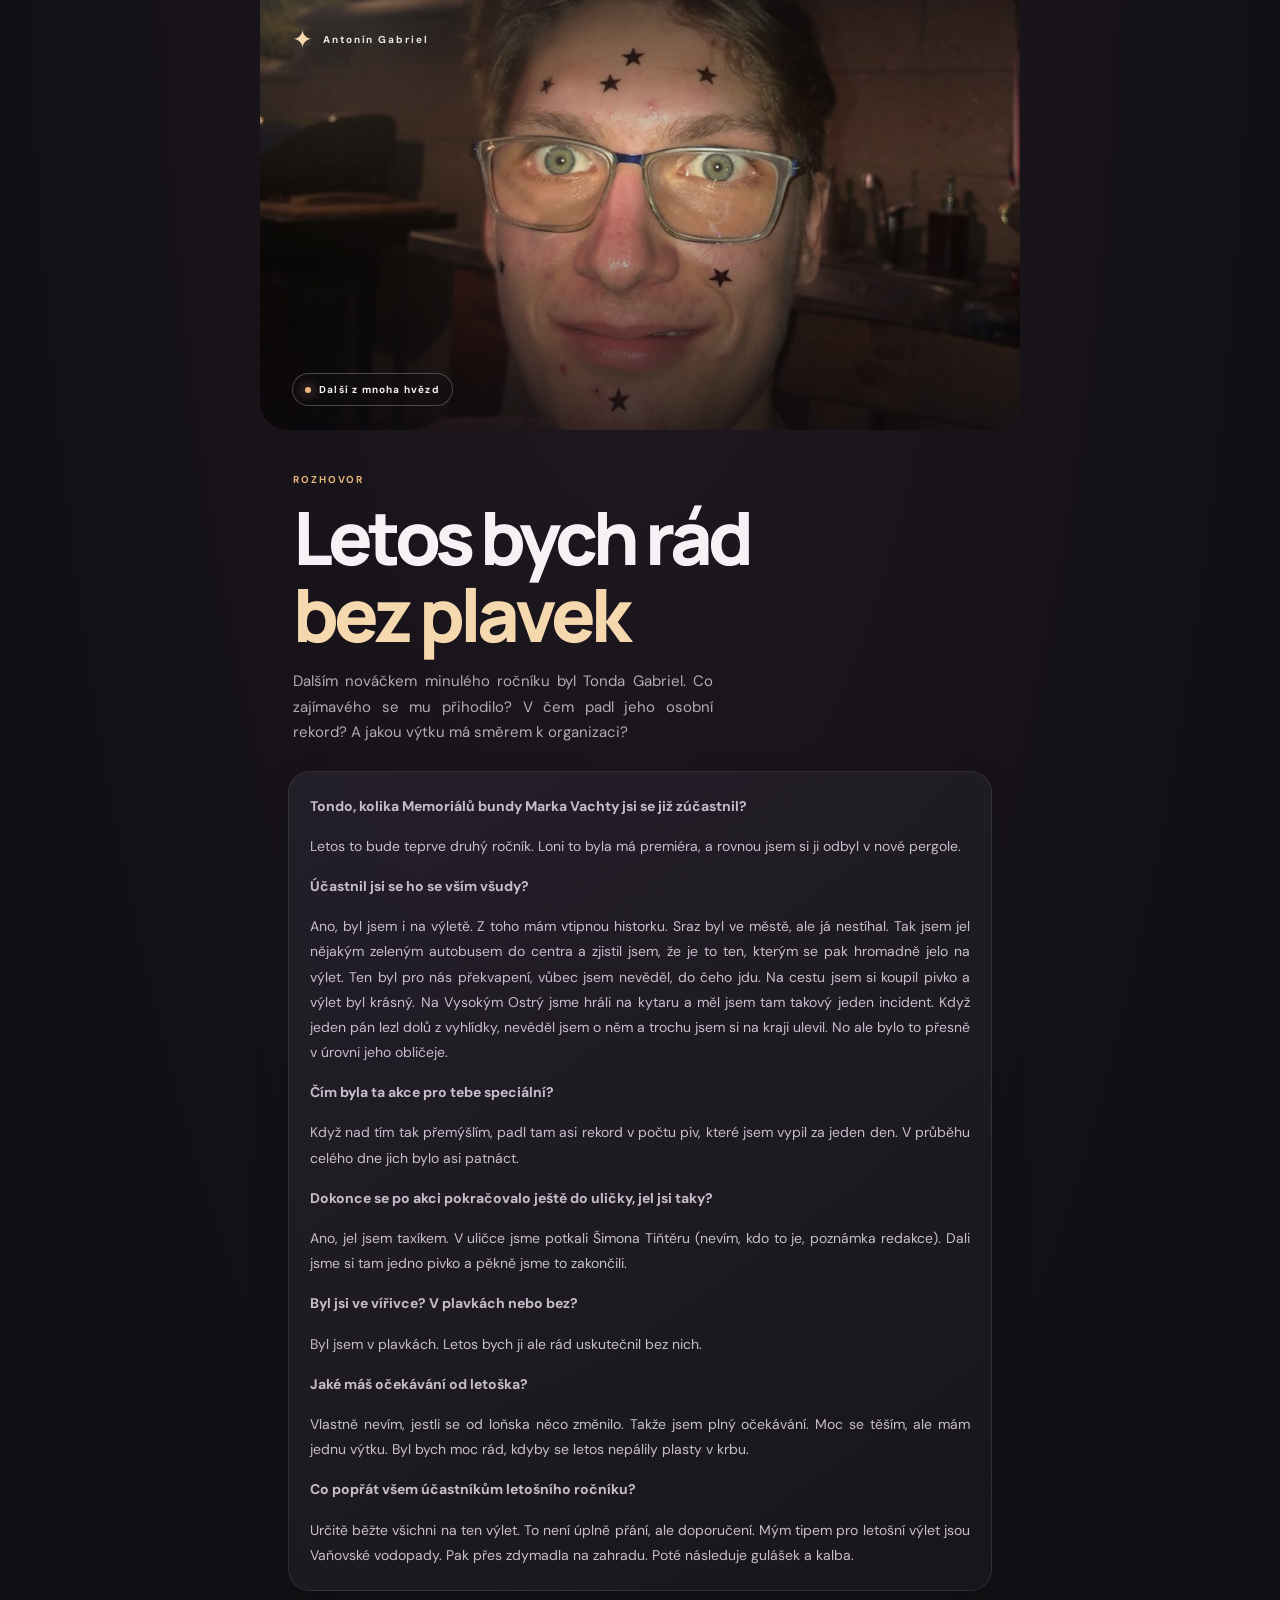
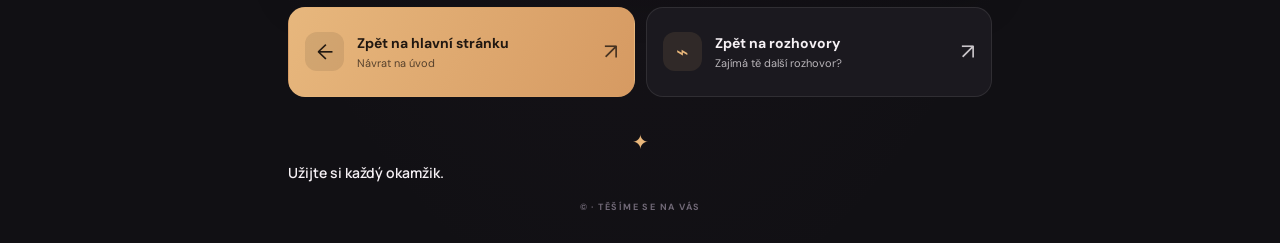
<file: rozhovor_tonda.html>
<!DOCTYPE html>
<html lang="cs">
<head>
  <meta charset="UTF-8">
  <meta name="viewport" content="width=device-width, initial-scale=1.0">
  <meta name="theme-color" content="#111014">
  <meta name="description" content="Další informace o večerní akci.">
  <title>Rozhovor - Tonda</title>
  <link rel="preconnect" href="https://fonts.googleapis.com">
  <link rel="preconnect" href="https://fonts.gstatic.com" crossorigin>
  <link href="https://fonts.googleapis.com/css2?family=DM+Sans:wght@400;500;600;700&family=Manrope:wght@400;500;600;700;800&display=swap" rel="stylesheet">
  <link rel="stylesheet" href="style.css">
</head>
<body>
  <main class="page-shell">
    <header class="hero" aria-label="Úvodní fotografie">
      <div class="hero-slides">
        <div class="hero-slide is-active"
             style="--slide-image: url('images/rozhovory/tonda.jpeg')"
             role="img"
             aria-label="Úvodní fotografie stránky"></div>
      </div>
      <div class="hero-shade"></div>
      <div class="hero-topline">
        <span class="brand-mark" aria-hidden="true">✦</span>
        <span class="eyebrow">Antonín Gabriel</span>
      </div>
      <div class="hero-bottom">
        <span class="event-tag"><span class="tag-dot"></span> Další z mnoha hvězd</span>
      </div>
    </header>

    <section class="intro">
      <p class="section-kicker">ROZHOVOR</p>
      <h1>Letos bych rád<br><span>bez plavek</span></h1>
      <p class="subtitle">Dalším nováčkem minulého ročníku byl Tonda Gabriel. Co zajímavého se mu přihodilo? V čem padl 
        jeho osobní rekord? A jakou výtku má směrem k organizaci?</p>
    </section>

    <section class="content-card">
      <p>
        <strong>Tondo, kolika Memoriálů bundy Marka Vachty jsi se již zúčastnil?</strong>
      </p>
      <p>
        Letos to bude teprve druhý ročník. Loni to byla má premiéra, a rovnou jsem si ji odbyl v nové pergole.
      </p>
      <p>
        <strong>Účastnil jsi se ho se vším všudy?</strong>
      </p>
      <p>
        Ano, byl jsem i na výletě. Z toho mám vtipnou historku. Sraz byl ve městě, ale já nestíhal. Tak jsem jel nějakým 
        zeleným autobusem do centra a zjistil jsem, že je to ten, kterým se pak hromadně jelo na výlet. Ten byl pro nás 
        překvapení, vůbec jsem nevěděl, do čeho jdu. Na cestu jsem si koupil pivko a výlet byl krásný. Na Vysokým Ostrý 
        jsme hráli na kytaru a měl jsem tam takový jeden incident. Když jeden pán lezl dolů z vyhlídky, nevěděl jsem o 
        něm a trochu jsem si na kraji ulevil. No ale bylo to přesně v úrovni jeho obličeje.
      </p>
      <p>
        <strong>Čím byla ta akce pro tebe speciální?</strong>
      </p>
      <p>
        Když nad tím tak přemýšlím, padl tam asi rekord v počtu piv, které jsem vypil za jeden den. V průběhu celého dne 
        jich bylo asi patnáct.
      </p>
      <p>
        <strong>Dokonce se po akci pokračovalo ještě do uličky, jel jsi taky?</strong>
      </p>
      <p>
        Ano, jel jsem taxíkem. V uličce jsme potkali Šimona Tiňtěru (nevím, kdo to je, poznámka redakce). Dali jsme si 
        tam jedno pivko a pěkně jsme to zakončili.
      </p>
      <p>
        <strong>Byl jsi ve vířivce? V plavkách nebo bez?</strong>
      </p>
      <p>
        Byl jsem v plavkách. Letos bych ji ale rád uskutečnil bez nich.
      </p>
      <p>
        <strong>Jaké máš očekávání od letoška?</strong>
      </p>
      <p>
        Vlastně nevím, jestli se od loňska něco změnilo. Takže jsem plný očekávání. Moc se těším, ale mám jednu výtku. Byl 
        bych moc rád, kdyby se letos nepálily plasty v krbu.
      </p>
      <p>
        <strong>Co popřát všem účastníkům letošního ročníku?</strong>
      </p>
      <p>
        Určitě běžte všichni na ten výlet. To není úplně přání, ale doporučení. Mým tipem pro letošní výlet jsou Vaňovské 
        vodopady. Pak přes zdymadla na zahradu. Poté následuje gulášek a kalba.
      </p>
    </section>

    <section class="actions" aria-label="Návrat na další stránky">
      <a class="action-button action-primary" href="index.html">
        <span class="button-icon" aria-hidden="true">←</span>
        <span><strong>Zpět na hlavní stránku</strong><small>Návrat na úvod</small></span>
        <span class="arrow" aria-hidden="true">↗</span>
      </a>
      <a class="action-button action-secondary" href="rozhovory.html">
        <span class="button-icon" aria-hidden="true">⌁</span>
        <span><strong>Zpět na rozhovory</strong><small>Zajímá tě další rozhovor?</small></span>
        <span class="arrow" aria-hidden="true">↗</span>
      </a>
    </section>

    <footer class="site-footer">
      <span class="footer-star" aria-hidden="true">✦</span>
      <p>Užijte si každý okamžik.</p>
      <span class="copyright">© <span id="year"></span> · TĚŠÍME SE NA VÁS</span>
    </footer>
  </main>
</body>
</html>
</file>
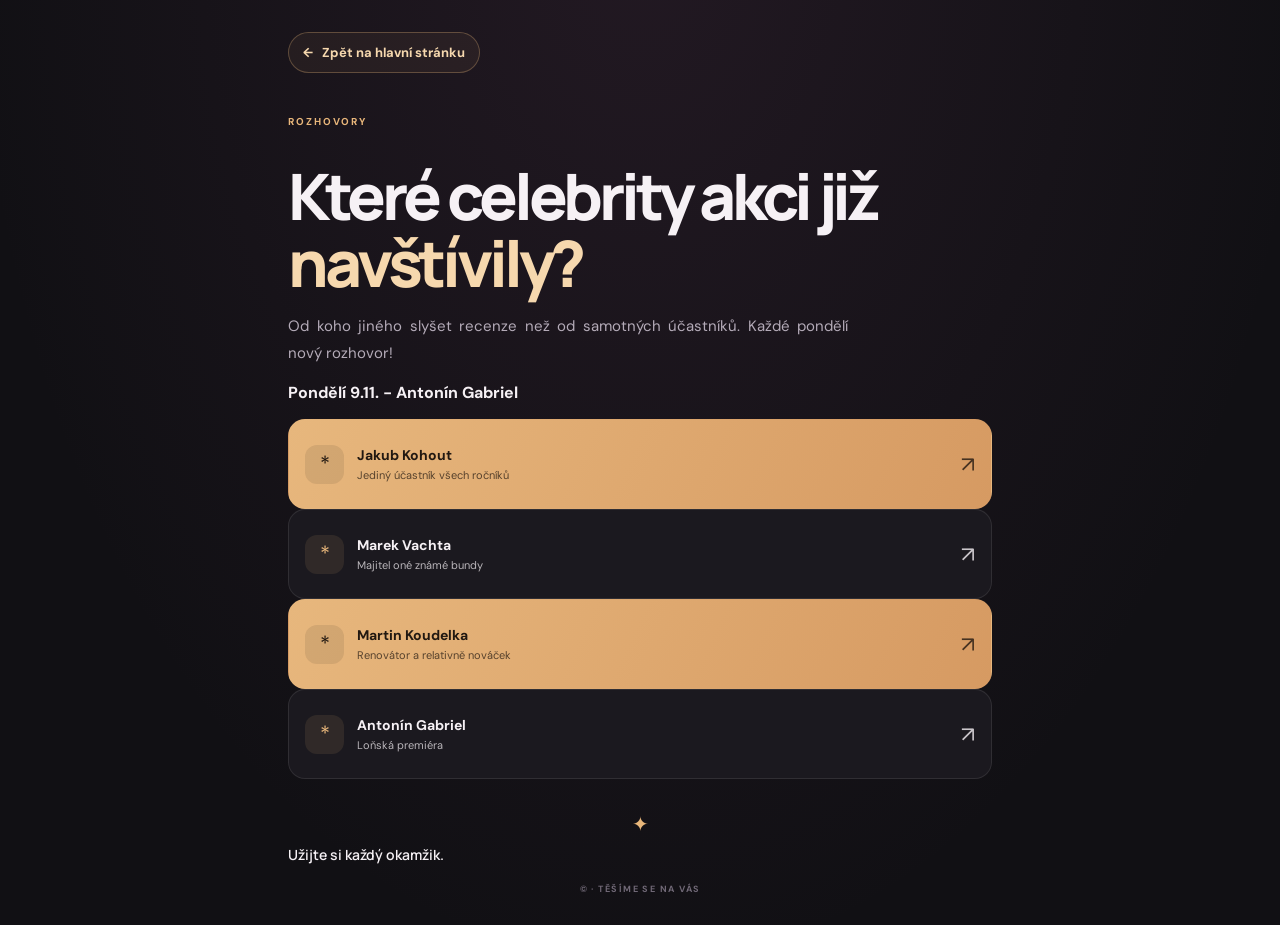
<file: rozhovory.html>
<!DOCTYPE html>
<html lang="cs">
<head>
  <meta charset="UTF-8">
  <meta name="viewport" content="width=device-width, initial-scale=1.0">
  <meta name="theme-color" content="#111014">
  <title>Rozhovory</title>
  <link rel="preconnect" href="https://fonts.googleapis.com">
  <link rel="preconnect" href="https://fonts.gstatic.com" crossorigin>
  <link href="https://fonts.googleapis.com/css2?family=DM+Sans:wght@400;500;600;700&family=Manrope:wght@400;500;600;700;800&display=swap" rel="stylesheet">
  <link rel="stylesheet" href="style.css">
</head>
<body>
  <main class="page-shell subpage">
    <section class="subpage-main">
      <a class="back-link" href="index.html"><span aria-hidden="true">←</span> Zpět na hlavní stránku</a>
      <p class="section-kicker" style="margin-top: 42px;">ROZHOVORY</p>
      <h1>Které celebrity akci již <span>navštívily?</span></h1>
      <p class="subpage-copy">Od koho jiného slyšet recenze než od samotných účastníků. Každé pondělí nový rozhovor!</p>
      <p><strong>Pondělí 9.11. - Antonín Gabriel</strong></p>
    </section>
    <section>
      <a class="action-button action-primary" href="rozhovor_kohy.html">
        <span class="button-icon" aria-hidden="true">*</span>
        <span><strong>Jakub Kohout</strong><small>Jediný účastník všech ročníků</small></span>
        <span class="arrow" aria-hidden="true">↗</span>
      </a>
      <a class="action-button action-secondary" href="rozhovor_mara.html">
        <span class="button-icon" aria-hidden="true">*</span>
        <span><strong>Marek Vachta</strong><small>Majitel oné známé bundy</small></span>
        <span class="arrow" aria-hidden="true">↗</span>
      </a>
      <a class="action-button action-primary" href="rozhovor_kure.html">
        <span class="button-icon" aria-hidden="true">*</span>
        <span><strong>Martin Koudelka</strong><small>Renovátor a relativně nováček</small></span>
        <span class="arrow" aria-hidden="true">↗</span>
      </a>
      <a class="action-button action-secondary" href="rozhovor_tonda.html">
        <span class="button-icon" aria-hidden="true">*</span>
        <span><strong>Antonín Gabriel</strong><small>Loňská premiéra</small></span>
        <span class="arrow" aria-hidden="true">↗</span>
      </a>
    </section>
    <footer class="site-footer">
      <span class="footer-star" aria-hidden="true">✦</span>
      <p>Užijte si každý okamžik.</p>
      <span class="copyright">© <span id="year"></span> · TĚŠÍME SE NA VÁS</span>
    </footer>
  </main>
</body>
</html>
</file>
<file: style.css>
/* Základní vzhled – mobilní zařízení jako první */
:root {
  color-scheme: dark;
  --bg: #111014;
  --panel: #1b191f;
  --panel-soft: #211e26;
  --text: #f6f1f5;
  --muted: #b4abb8;
  --accent: #e9b77b;
  --accent-light: #f6d8ae;
  --line: rgba(255,255,255,.09);
  --radius: 22px;
}

* { box-sizing: border-box; }
html { scroll-behavior: smooth; }
body {
  margin: 0;
  min-height: 100vh;
  background:
    radial-gradient(ellipse at 50% -10%, rgba(113, 65, 101, .18), transparent 42rem),
    var(--bg);
  color: var(--text);
  font-family: "DM Sans", sans-serif;
  -webkit-font-smoothing: antialiased;
}
a { color: inherit; }
.page-shell {
  width: min(100%, 760px);
  margin: 0 auto;
  padding: 0 18px 28px;
}
.hero {
  position: relative;
  height: clamp(290px, 74vw, 490px);
  min-height: 290px;
  overflow: hidden;
  margin: 0 -18px;
  background: #29212b;
  isolation: isolate;
}
.hero-slides, .hero-slide, .hero-shade { position: absolute; inset: 0; }
.hero-slide {
  background-image: var(--slide-image);
  background-position: center;
  background-size: cover;
  opacity: 0;
  transform: scale(1.035);
  transition: opacity 1.1s ease, transform 6s ease;
}
.hero-slide.is-active { opacity: 1; transform: scale(1); }
.hero-shade {
  background: linear-gradient(180deg, rgba(12,10,14,.56) 0%, rgba(12,10,14,.06) 38%, rgba(12,10,14,.78) 100%);
  z-index: 1;
  pointer-events: none;
}
.hero-topline, .hero-bottom {
  position: absolute;
  z-index: 2;
  left: 22px;
  right: 22px;
  display: flex;
  align-items: center;
  justify-content: space-between;
}
.hero-topline { top: 23px; justify-content: flex-start; gap: 10px; }
.brand-mark { color: var(--accent-light); font-size: 25px; }
.eyebrow, .section-kicker, .copyright {
  font-size: 10px;
  font-weight: 700;
  letter-spacing: .19em;
}
.eyebrow { color: rgba(255,255,255,.9); }
.hero-bottom { bottom: 24px; }
.event-tag {
  display: inline-flex;
  align-items: center;
  gap: 8px;
  border: 1px solid rgba(255,255,255,.24);
  background: rgba(18,15,20,.4);
  backdrop-filter: blur(12px);
  padding: 9px 12px;
  border-radius: 100px;
  font-size: 10px;
  letter-spacing: .12em;
  font-weight: 700;
}
.tag-dot { width: 6px; height: 6px; border-radius: 50%; background: var(--accent); box-shadow: 0 0 12px var(--accent); }
.slide-indicators { display: flex; gap: 5px; align-items: center; }
.indicator { width: 5px; height: 5px; border-radius: 10px; background: rgba(255,255,255,.45); transition: width .3s, background .3s; }
.indicator.is-active { width: 22px; background: var(--accent-light); }

.intro { padding: 35px 5px 25px; }
.section-kicker { margin: 0 0 13px; color: var(--accent); }
h1, h2, p { margin-top: 0; }
p {
  text-align: justify;
}
h1 {
  font-family: "Manrope", sans-serif;
  font-size: clamp(2.3rem, 10vw, 4.6rem);
  letter-spacing: -.065em;
  line-height: 1.04;
  margin-bottom: 17px;
  font-weight: 800;
}
h1 span { color: var(--accent-light); }
.subtitle {
  max-width: 420px;
  color: var(--muted);
  font-size: 15px;
  line-height: 1.7;
  margin-bottom: 0;
}
.content-card {
  padding: 22px 21px 7px;
  background: linear-gradient(145deg, rgba(36,32,41,.96), rgba(25,23,29,.96));
  border: 1px solid var(--line);
  border-radius: var(--radius);
  box-shadow: 0 16px 40px rgba(0,0,0,.12);
}
.card-heading { display: flex; align-items: center; gap: 11px; margin-bottom: 14px; }
.mini-icon { display: grid; place-items: center; width: 31px; height: 31px; color: var(--accent); background: rgba(233,183,123,.1); border-radius: 10px; font-size: 20px; }
h2 { font-family: "Manrope", sans-serif; font-size: 19px; letter-spacing: -.03em; margin: 0; }
.content-card p { color: #c7becb; font-size: 14px; line-height: 1.8; margin-bottom: 15px; }
.actions { display: grid; gap: 11px; margin-top: 16px; }
.action-button {
  display: flex;
  align-items: center;
  gap: 13px;
  min-height: 78px;
  padding: 15px 16px;
  border-radius: 17px;
  text-decoration: none;
  border: 1px solid var(--line);
  transition: transform .2s ease, border-color .2s ease, background .2s ease;
}
.action-button:focus-visible { outline: 2px solid var(--accent-light); outline-offset: 3px; }
.action-button:hover { transform: translateY(-2px); border-color: rgba(233,183,123,.45); }
.action-primary { background: linear-gradient(115deg, #e7b77d, #d69a62); color: #211811; border-color: transparent; }
.action-secondary { background: var(--panel); }
.button-icon { display: grid; place-items: center; flex: 0 0 39px; height: 39px; border-radius: 12px; background: rgba(20,15,15,.09); font-size: 21px; }
.action-secondary .button-icon { background: rgba(233,183,123,.1); color: var(--accent); }
.action-button strong, .action-button small { display: block; }
.action-button strong { font-size: 14px; font-weight: 700; }
.action-button small { font-size: 11px; margin-top: 4px; opacity: .72; }
.arrow { margin-left: auto; font-size: 22px; opacity: .8; }
.site-footer { text-align: center; padding: 32px 0 0; }
.footer-star { color: var(--accent); font-size: 20px; }
.site-footer p { font-family: "Manrope", sans-serif; font-weight: 600; font-size: 14px; margin: 8px 0 12px; }
.copyright { color: #716977; font-size: 9px; letter-spacing: .16em; }

.subpage { min-height: 100vh; display: flex; flex-direction: column; }
.subpage-main { flex: 1; padding-top: 32px; }
.back-link {
  display: inline-flex; align-items: center; gap: 9px;
  color: var(--accent-light); text-decoration: none; font-size: 13px; font-weight: 700;
  padding: 11px 14px; border: 1px solid rgba(233,183,123,.3); border-radius: 100px;
  background: rgba(233,183,123,.06);
}
.subpage h1 { margin-top: 35px; font-size: clamp(2.4rem, 9vw, 4rem); }
.subpage-copy { color: var(--muted); font-size: 15px; line-height: 1.8; max-width: 560px; }
.placeholder-panel { margin-top: 26px; padding: 22px; border-radius: var(--radius); background: var(--panel); border: 1px solid var(--line); color: var(--muted); line-height: 1.7; }

@media (min-width: 600px) {
  .page-shell { padding-left: 28px; padding-right: 28px; }
  .hero { margin-left: -28px; margin-right: -28px; height: 430px; border-radius: 0 0 28px 28px; }
  .hero-topline, .hero-bottom { left: 32px; right: 32px; }
  .intro { padding-top: 43px; }
  .actions { grid-template-columns: 1fr 1fr; }
  .action-button { min-height: 90px; }
}
@media (prefers-reduced-motion: reduce) {
  *, *::before, *::after { scroll-behavior: auto !important; transition-duration: .01ms !important; animation-duration: .01ms !important; }
}
</file>
